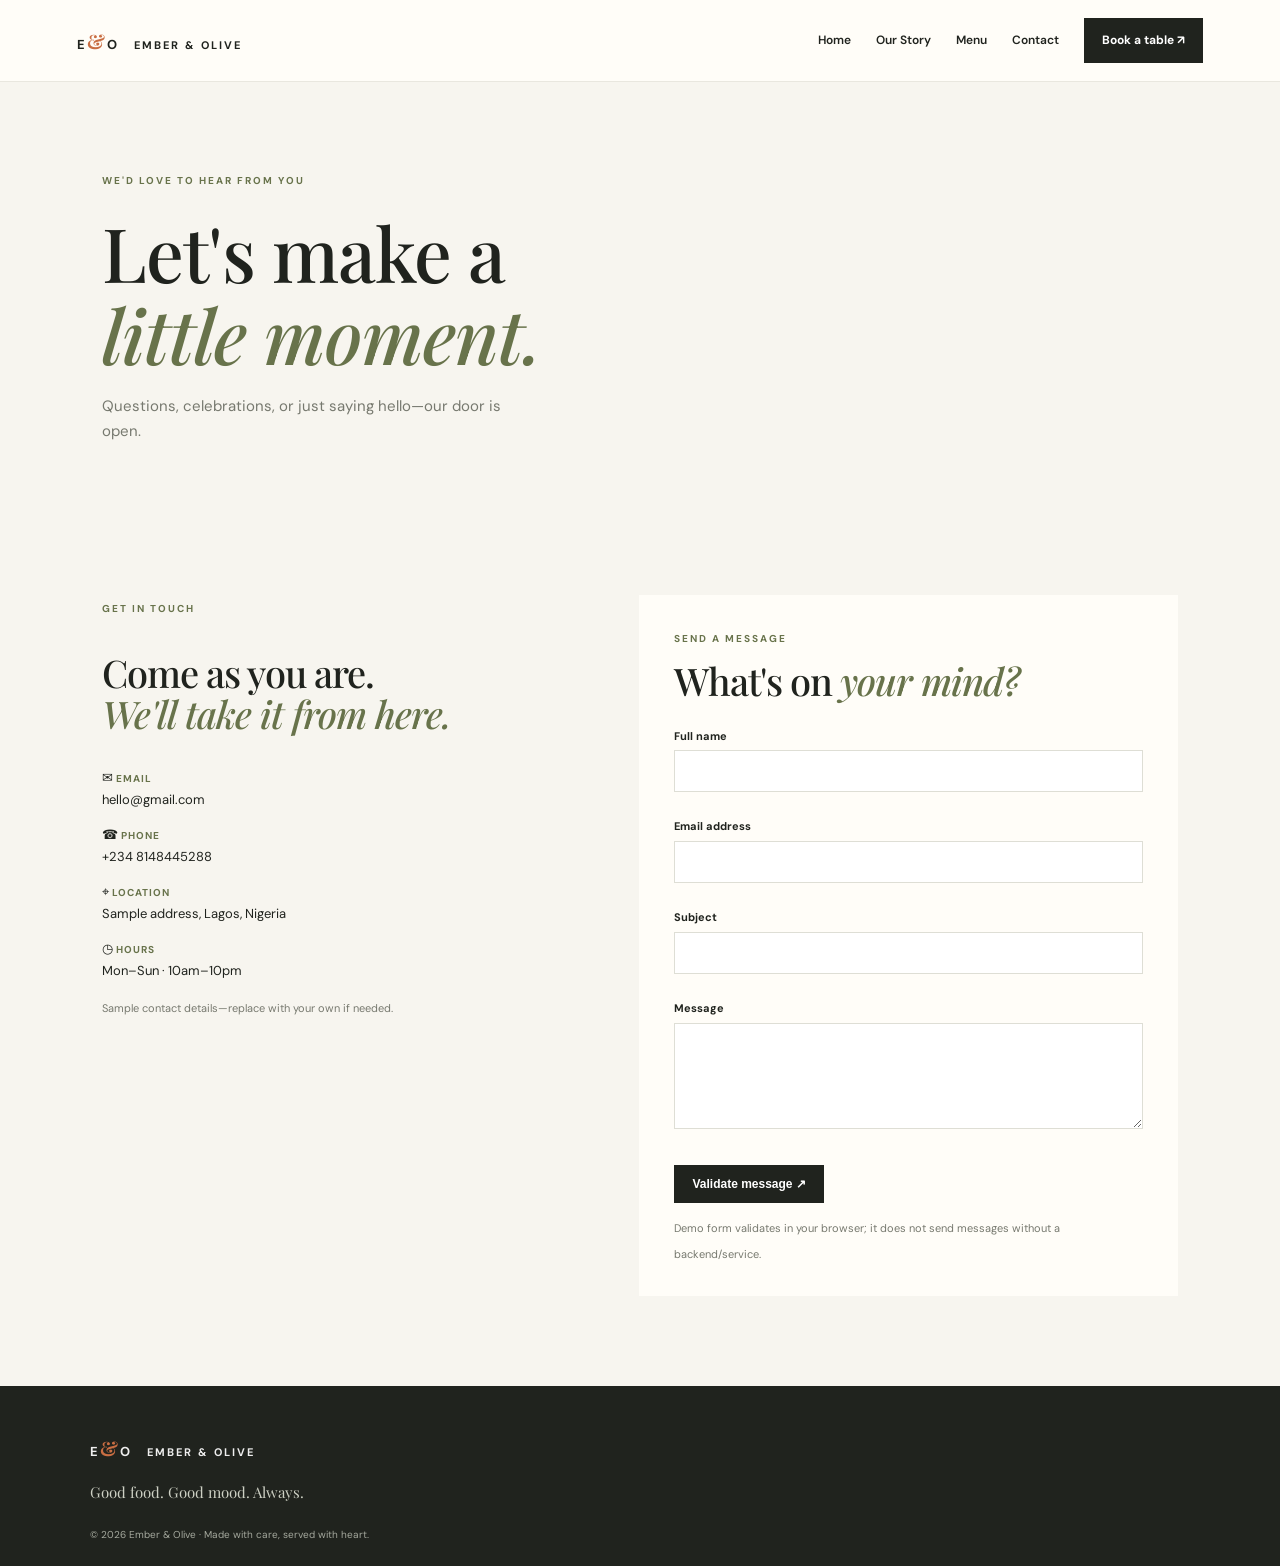
<file: ember-olive/contact.html>
<!doctype html>
<html lang="en">

<head>
    <meta charset="utf-8">
    <meta name="viewport" content="width=device-width,initial-scale=1">
    <title>Contact | Ember & Olive</title>
    <link rel="preconnect" href="https://fonts.googleapis.com">
    <link
        href="https://fonts.googleapis.com/css2?family=DM+Sans:wght@400;600;700&family=Playfair+Display:wght@500;600&display=swap"
        rel="stylesheet">
    <link rel="stylesheet" href="css/style.css">
    <script src="js/script.js" defer></script>
</head>

<body>
    <header><a class="brand" href="index.html">E<span>&</span>O <b>EMBER & OLIVE</b></a><button class="toggle"
            aria-expanded="false">☰</button>
        <nav><a href="index.html">Home</a><a href="about.html">Our Story</a><a href="menu.html">Menu</a><a
                href="contact.html">Contact</a><a class="cta" href="contact.html#reservation">Book a table ↗</a></nav>
    </header>
    <main>
        <section class="pagehead"><small class="eyebrow">WE'D LOVE TO HEAR FROM YOU</small>
            <h1>Let's make a<br><em>little moment.</em></h1>
            <p>Questions, celebrations, or just saying hello—our door is open.</p>
        </section>
        <section class="contact wrap">
            <div><small class="eyebrow">GET IN TOUCH</small>
                <h2>Come as you are.<br><em>We'll take it from here.</em></h2>
                <p>✉ <b>EMAIL</b><br><a href="mailto:hello@emberandolive.example">hello@gmail.com</a></p>
                <p>☎ <b>PHONE</b><br><a href="tel:+2348148445288">+234 8148445288</a></p>
                <p>⌖ <b>LOCATION</b><br>Sample address, Lagos, Nigeria</p>
                <p>◷ <b>HOURS</b><br>Mon–Sun · 10am–10pm</p><small class="muted">Sample contact details—replace with
                    your own if needed.</small>
            </div>
            <div class="formbox" id="reservation"><small class="eyebrow">SEND A MESSAGE</small>
                <h2>What's on <em>your mind?</em></h2>
                <form id="contactForm" novalidate><label for="fullName">Full name</label><input id="fullName"
                        name="fullName" required><small class="error" id="nameError"></small><label for="email">Email
                        address</label><input id="email" name="email" type="email" required><small class="error"
                        id="emailError"></small><label for="subject">Subject</label><input id="subject" name="subject"
                        required><small class="error" id="subjectError"></small><label
                        for="message">Message</label><textarea id="message" name="message" rows="5"
                        required></textarea><small class="error" id="messageError"></small><button class="button"
                        type="submit">Validate message ↗</button>
                    <p id="formFeedback" aria-live="polite"></p>
                </form><small class="muted">Demo form validates in your browser; it does not send messages without a
                    backend/service.</small>
            </div>
        </section>
    </main>
    <footer>
        <div class="brand">E<span>&</span>O <b>EMBER & OLIVE</b></div>
        <p>Good food. Good mood. Always.</p><small>© <span class="year"></span> Ember & Olive · Made with care, served
            with heart.</small>
    </footer>
</body>

</html>
</file>
<file: ember-olive/css/style.css>
*{box-sizing:border-box} :root{--ink:#20231e;--cream:#f7f5ef;--paper:#fffdf8;--olive:#68734b;--orange:#c96e43;--muted:#77796f;--line:#deded5}body{margin:0;background:var(--cream);color:var(--ink);font:15px 'DM Sans',Arial;line-height:1.7}img{max-width:100%;display:block;object-fit:cover}a{color:inherit;text-decoration:none}header{height:82px;padding:0 6%;display:flex;align-items:center;justify-content:space-between;background:var(--paper);border-bottom:1px solid #e9e7df;position:relative;z-index:2}.brand{font-size:13px;letter-spacing:2px;font-weight:700}.brand span{color:var(--orange);font-family:'Playfair Display';font-size:20px}.brand b{font-size:11px;margin-left:10px}nav{display:flex;align-items:center;gap:25px;font-size:12px;font-weight:600}nav a:hover{color:var(--orange)}.cta,.button{background:var(--ink);color:white;padding:12px 18px;display:inline-block;font-size:12px;font-weight:700;border:0;cursor:pointer}.toggle{display:none;background:none;border:0;font-size:23px}.hero{display:grid;grid-template-columns:1fr 1fr;gap:7%;align-items:center;padding:65px 7%;background:var(--paper)}.hero>div{max-width:530px}.hero img{width:100%;height:490px}.eyebrow{font-size:10px;letter-spacing:2px;font-weight:700;color:var(--olive)}h1,h2{font-family:'Playfair Display',Georgia;line-height:1.1;font-weight:500;letter-spacing:-1px}h1{font-size:clamp(48px,6vw,76px);margin:18px 0}h2{font-size:clamp(34px,4vw,52px)}em{color:var(--olive)}.hero p,.pagehead p{color:var(--muted);max-width:430px}.button{margin-top:15px}.under{display:inline-block;margin-left:22px;border-bottom:1px solid var(--orange);font-size:12px;font-weight:700;padding-bottom:4px}.intro,.wrap{padding:85px 8%}.intro{display:grid;grid-template-columns:1fr 1fr;gap:10%;align-items:end}.intro p{color:var(--muted)}.cards{display:grid;grid-template-columns:repeat(3,1fr);gap:22px;margin-top:30px}.cards article{background:var(--paper);padding-bottom:22px}.cards img{width:100%;height:220px}.cards h3,.cards p,.cards article>b,.cards article>small{margin-left:20px;margin-right:20px}.cards h3{font:22px 'Playfair Display';margin-bottom:5px}.cards p{font-size:12px;color:var(--muted)}.cards article>b{font-size:13px}.band{display:grid;grid-template-columns:1fr 1fr;background:var(--olive);color:white}.band>div{padding:70px 12%;align-self:center}.band h2{font-size:55px}.band em{color:#ead0b9}.band p{color:#e5e6dd;max-width:380px}.band img{height:100%;min-height:400px;width:100%}.light{background:var(--paper);color:var(--ink)}footer{background:#20231e;color:#eee;padding:45px 7% 20px}footer p{font-family:'Playfair Display';color:#cdd0c4}footer small{color:#a5a99e;font-size:10px}.pagehead{padding:85px 8% 50px}.pagehead h1{font-size:clamp(48px,6vw,75px)}.split{display:grid;grid-template-columns:1fr 1fr;gap:9%;align-items:center;padding:20px 8% 90px}.split img{height:430px;width:100%}.split p{font-size:13px;color:var(--muted)}.values article{padding:20px;border-top:1px solid var(--line)}.values article>b{color:var(--orange)}.mission{text-align:center;background:#e8e8df;padding:65px 20px}.mission h2{margin:10px 0 25px}.menu-grid{display:grid;grid-template-columns:1fr 1fr;gap:18px;margin:30px 0}.menu-grid article{display:grid;grid-template-columns:125px 1fr;gap:16px;background:var(--paper);padding:13px;align-items:center}.menu-grid img{width:125px;height:125px}.menu-grid small{font-size:9px;color:var(--orange);letter-spacing:1.5px}.menu-grid h3{font:19px 'Playfair Display';margin:8px 0}.menu-grid h3 b{display:block;font:700 12px 'DM Sans'}.menu-grid p{font-size:11px;color:var(--muted);margin:0}.muted{font-size:11px;color:var(--muted)}.contact{display:grid;grid-template-columns:.9fr 1.1fr;gap:9%;padding-bottom:90px}.contact h2{font-size:38px}.contact>div:first-child p{font-size:13px}.contact>div:first-child p b{font-size:10px;letter-spacing:1px;color:var(--olive)}.formbox{background:var(--paper);padding:30px 35px}.formbox h2{margin:10px 0 25px}form label{display:block;font-size:11px;font-weight:700;margin:12px 0 5px}input,textarea{width:100%;padding:12px;border:1px solid var(--line);background:#fff;font:12px 'DM Sans';outline:none}input:focus,textarea:focus{border-color:var(--olive)}textarea{resize:vertical}.error{display:block;color:#b64b36;font-size:10px;min-height:13px}#formFeedback{font-size:12px;color:var(--olive)}@media(max-width:760px){header{height:70px;padding:0 5%}.toggle{display:block}nav{display:none;position:absolute;top:70px;left:0;right:0;background:var(--paper);padding:20px 6%;flex-direction:column;align-items:stretch;gap:10px}nav.open{display:flex}.cta{text-align:center}.hero,.intro,.split,.contact,.band{grid-template-columns:1fr}.hero{padding:35px 6%;gap:30px}.hero img{height:320px}.intro,.wrap{padding:60px 6%}.intro{gap:10px}.cards{grid-template-columns:1fr}.cards img{height:220px}.band img{min-height:260px;height:260px}.band>div{padding:50px 7%}.pagehead{padding:60px 6% 35px}.split{padding:10px 6% 60px;gap:30px}.split img{height:300px}.menu-grid{grid-template-columns:1fr}.menu-grid article{grid-template-columns:100px 1fr}.menu-grid img{width:100px;height:110px}.contact{padding-bottom:60px;gap:35px}.formbox{padding:25px 20px}.under{margin-left:12px}}
</file>
